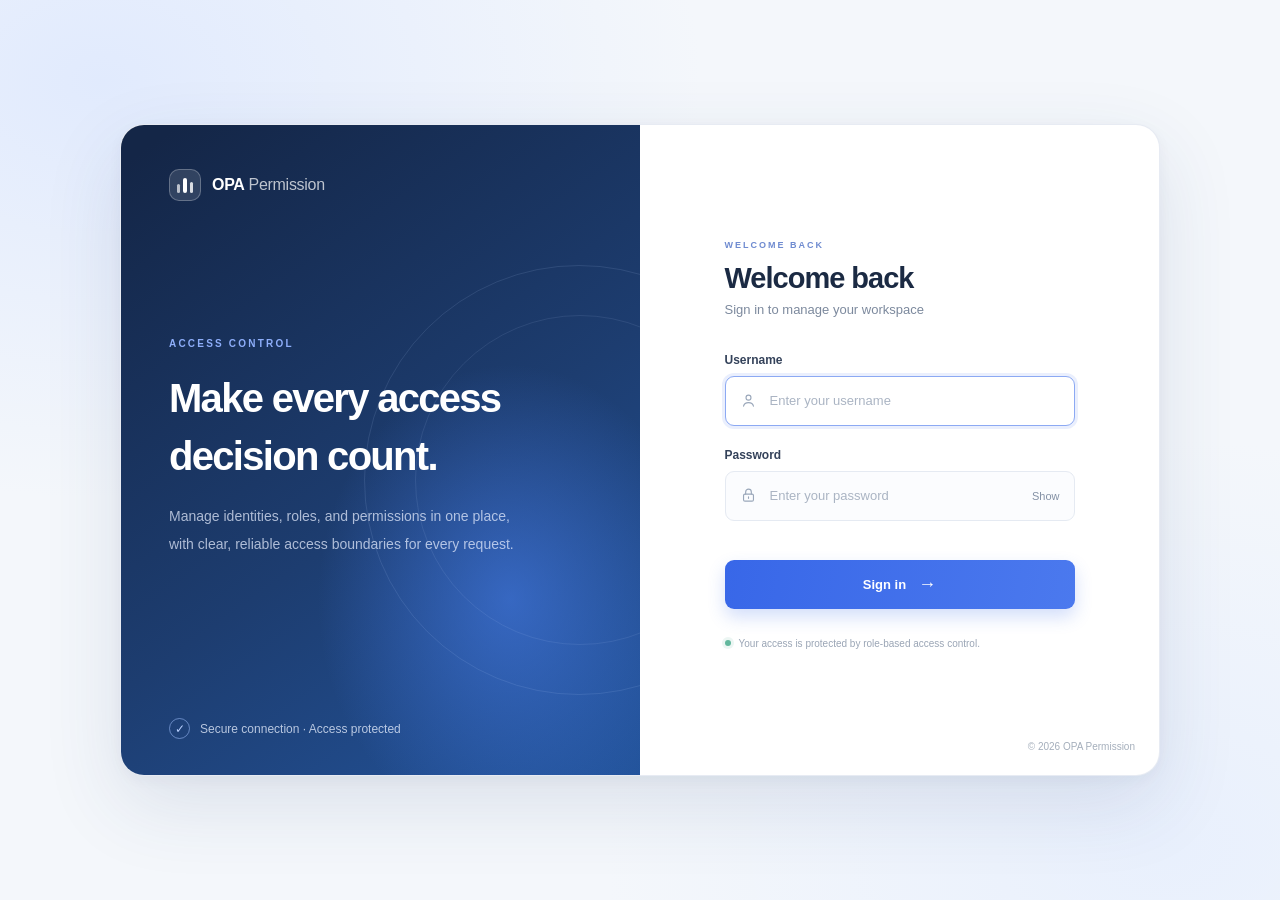
<file: frontend/index.html>
<!doctype html>
<html lang="en">
<head>
    <meta charset="UTF-8">
    <meta name="viewport" content="width=device-width, initial-scale=1">
    <meta name="theme-color" content="#f4f7fb">
    <title>Sign in · OPA Permission</title>
    <link rel="stylesheet" href="./styles.css">
    <script src="./app.js" defer></script>
</head>
<body>
<main class="page-shell">
    <section class="login-card" aria-labelledby="page-title">
        <div class="brand-panel">
            <a class="brand" href="#" aria-label="OPA Permission home">
                <span class="brand-mark" aria-hidden="true">
                    <span></span><span></span><span></span>
                </span>
                <span>OPA<span class="brand-light">Permission</span></span>
            </a>

            <div class="brand-copy">
                <span class="eyebrow">ACCESS CONTROL</span>
                <h1>Make every access<br>decision count.</h1>
                <p>Manage identities, roles, and permissions in one place,<br>
                    with clear, reliable access boundaries for every request.</p>
            </div>

            <div class="security-note">
                <span class="security-icon" aria-hidden="true">✓</span>
                <span>Secure connection · Access protected</span>
            </div>

            <div class="decor decor-one" aria-hidden="true"></div>
            <div class="decor decor-two" aria-hidden="true"></div>
        </div>

        <div class="form-panel">
            <div class="form-content">
                <div class="mobile-brand">
                    <span class="brand-mark" aria-hidden="true">
                        <span></span><span></span><span></span>
                    </span>
                    <span>OPA<span class="brand-light">Permission</span></span>
                </div>

                <div class="form-heading">
                    <span class="eyebrow">WELCOME BACK</span>
                    <h2 id="page-title">Welcome back</h2>
                    <p>Sign in to manage your workspace</p>
                </div>

                <form id="login-form" novalidate>
                    <label for="username">Username</label>
                    <div class="input-wrap">
                        <span class="input-icon" aria-hidden="true">
                            <svg viewBox="0 0 24 24" fill="none">
                                <circle cx="12" cy="8" r="3.5"></circle>
                                <path d="M5 20c.7-3.2 3.1-5 7-5s6.3 1.8 7 5"></path>
                            </svg>
                        </span>
                        <input id="username" name="username" type="text" placeholder="Enter your username"
                               autocomplete="username" required autofocus>
                    </div>

                    <div class="password-label">
                        <label for="password">Password</label>
                    </div>
                    <div class="input-wrap">
                        <span class="input-icon" aria-hidden="true">
                            <svg viewBox="0 0 24 24" fill="none">
                                <rect x="5" y="10" width="14" height="10" rx="2"></rect>
                                <path d="M8 10V7a4 4 0 0 1 8 0v3"></path>
                                <path d="M12 14v2"></path>
                            </svg>
                        </span>
                        <input id="password" name="password" type="password" placeholder="Enter your password"
                               autocomplete="current-password" required>
                        <button class="password-toggle" id="password-toggle" type="button"
                                aria-label="Show password" aria-pressed="false">Show</button>
                    </div>

                    <p class="form-message" id="form-message" role="status" aria-live="polite"></p>
                    <button class="submit-button" id="submit-button" type="submit">
                        <span class="button-label">Sign in</span>
                        <span class="button-arrow" aria-hidden="true">→</span>
                    </button>
                </form>

                <div class="form-footer">
                    <span class="footer-dot" aria-hidden="true"></span>
                    <span>Your access is protected by role-based access control.</span>
                </div>
            </div>
            <span class="copyright">© 2026 OPA Permission</span>
        </div>
    </section>
</main>
</body>
</html>
</file>
<file: frontend/styles.css>
:root {
    color-scheme: light;
    font-family: "Segoe UI", "Microsoft YaHei", sans-serif;
    color: #18253b;
    background: #f4f7fb;
    font-synthesis: none;
    text-rendering: optimizeLegibility;
    -webkit-font-smoothing: antialiased;
    --navy: #172b4d;
    --muted: #7c899d;
    --blue: #3867e8;
    --line: #e5eaf2;
}

* {
    box-sizing: border-box;
}

body {
    min-width: 320px;
    min-height: 100vh;
    margin: 0;
    background:
        radial-gradient(ellipse at 8% 9%, rgba(211, 225, 255, .58), transparent 36%),
        radial-gradient(ellipse at 91% 94%, rgba(220, 232, 255, .48), transparent 34%),
        #f4f7fb;
}

button,
input {
    font: inherit;
}

.page-shell {
    display: grid;
    min-height: 100vh;
    padding: 52px 24px;
    place-items: center;
}

.login-card {
    display: grid;
    width: min(100%, 1040px);
    min-height: 650px;
    overflow: hidden;
    grid-template-columns: 1fr 1fr;
    border: 1px solid rgba(225, 231, 241, .8);
    border-radius: 24px;
    background: #fff;
    box-shadow: 0 28px 80px rgba(41, 66, 112, .12), 0 4px 14px rgba(36, 54, 86, .04);
}

.brand-panel {
    position: relative;
    display: flex;
    min-height: 650px;
    overflow: hidden;
    flex-direction: column;
    justify-content: space-between;
    padding: 44px 48px 36px;
    color: #fff;
    background:
        radial-gradient(ellipse at 75% 73%, rgba(74, 131, 246, .55), transparent 35%),
        linear-gradient(145deg, #142647 4%, #1d3d70 56%, #23549c 100%);
}

.brand,
.mobile-brand {
    position: relative;
    z-index: 1;
    display: inline-flex;
    width: fit-content;
    align-items: center;
    gap: 11px;
    color: inherit;
    font-size: 16px;
    font-weight: 700;
    letter-spacing: -.3px;
    text-decoration: none;
}

.brand-light {
    margin-left: 4px;
    font-weight: 400;
    opacity: .72;
}

.brand-mark {
    display: inline-flex;
    width: 32px;
    height: 32px;
    align-items: flex-end;
    justify-content: center;
    gap: 3px;
    padding: 7px;
    border: 1px solid rgba(255, 255, 255, .25);
    border-radius: 10px;
    background: rgba(255, 255, 255, .12);
}

.brand-mark span {
    width: 4px;
    border-radius: 4px;
    background: #fff;
}

.brand-mark span:nth-child(1) {
    height: 9px;
    opacity: .68;
}

.brand-mark span:nth-child(2) {
    height: 15px;
}

.brand-mark span:nth-child(3) {
    height: 11px;
    opacity: .82;
}

.brand-copy {
    position: relative;
    z-index: 1;
    margin-top: -24px;
}

.eyebrow {
    display: block;
    color: #8eaefa;
    font-size: 10px;
    font-weight: 700;
    letter-spacing: 2.2px;
}

.brand-copy h1 {
    margin: 20px 0 17px;
    font-size: clamp(30px, 4vw, 40px);
    font-weight: 600;
    letter-spacing: -1.7px;
    line-height: 1.45;
}

.brand-copy p {
    margin: 0;
    color: rgba(232, 239, 255, .72);
    font-size: 14px;
    line-height: 2;
}

.security-note {
    position: relative;
    z-index: 1;
    display: flex;
    align-items: center;
    gap: 10px;
    color: rgba(233, 241, 255, .76);
    font-size: 12px;
}

.security-icon {
    display: grid;
    width: 21px;
    height: 21px;
    place-items: center;
    border: 1px solid rgba(161, 194, 255, .55);
    border-radius: 50%;
    color: #b9d0ff;
    font-size: 12px;
}

.decor {
    position: absolute;
    border: 1px solid rgba(191, 214, 255, .12);
    border-radius: 50%;
    pointer-events: none;
}

.decor-one {
    right: -154px;
    bottom: 80px;
    width: 430px;
    height: 430px;
}

.decor-two {
    right: -105px;
    bottom: 130px;
    width: 330px;
    height: 330px;
    border-color: rgba(191, 214, 255, .1);
}

.form-panel {
    position: relative;
    display: flex;
    min-height: 650px;
    align-items: center;
    justify-content: center;
    padding: 64px 66px 76px;
}

.form-content {
    width: 100%;
    max-width: 350px;
}

.mobile-brand {
    display: none;
    color: var(--navy);
}

.form-heading {
    margin-bottom: 36px;
}

.form-heading .eyebrow {
    color: #6f8bd0;
    font-size: 9px;
    letter-spacing: 2px;
}

.form-heading h2 {
    margin: 12px 0 7px;
    color: #1b2a43;
    font-size: 29px;
    font-weight: 600;
    letter-spacing: -1px;
}

.form-heading p {
    margin: 0;
    color: var(--muted);
    font-size: 13px;
}

#login-form label {
    display: block;
    margin-bottom: 9px;
    color: #34425a;
    font-size: 12px;
    font-weight: 600;
}

.password-label {
    display: flex;
    align-items: center;
    justify-content: space-between;
    margin-top: 22px;
}

.password-label label {
    margin-bottom: 9px;
}

.input-wrap {
    display: flex;
    height: 50px;
    align-items: center;
    gap: 11px;
    padding: 0 14px;
    border: 1px solid var(--line);
    border-radius: 9px;
    background: #fbfcfe;
    transition: border-color .18s ease, box-shadow .18s ease, background .18s ease;
}

.input-wrap:focus-within {
    border-color: #8ca9f3;
    background: #fff;
    box-shadow: 0 0 0 3px rgba(56, 103, 232, .1);
}

.input-icon {
    display: flex;
    width: 17px;
    flex: 0 0 17px;
    color: #9aa7ba;
}

.input-icon svg {
    width: 17px;
    height: 17px;
    stroke: currentColor;
    stroke-linecap: round;
    stroke-linejoin: round;
    stroke-width: 1.6;
}

.input-wrap input {
    width: 100%;
    min-width: 0;
    height: 100%;
    border: 0;
    outline: 0;
    color: #24334d;
    background: transparent;
    font-size: 13px;
}

.input-wrap input::placeholder {
    color: #aab4c3;
}

.password-toggle {
    padding: 4px 0 4px 8px;
    border: 0;
    color: #8491a5;
    background: transparent;
    cursor: pointer;
    font-size: 11px;
    white-space: nowrap;
}

.password-toggle:hover {
    color: var(--blue);
}

.form-message {
    min-height: 20px;
    margin: 11px 0 8px;
    color: #d34e58;
    font-size: 12px;
    line-height: 1.6;
}

.form-message.success {
    color: #258266;
}

.submit-button {
    display: flex;
    width: 100%;
    height: 49px;
    align-items: center;
    justify-content: center;
    gap: 12px;
    border: 0;
    border-radius: 9px;
    color: #fff;
    background: linear-gradient(100deg, #3867e8, #4b79ee);
    box-shadow: 0 8px 17px rgba(56, 103, 232, .22);
    cursor: pointer;
    font-size: 13px;
    font-weight: 600;
    transition: transform .18s ease, box-shadow .18s ease, opacity .18s ease;
}

.submit-button:hover:not(:disabled) {
    transform: translateY(-1px);
    box-shadow: 0 11px 22px rgba(56, 103, 232, .28);
}

.submit-button:focus-visible,
.password-toggle:focus-visible {
    outline: 3px solid rgba(56, 103, 232, .28);
    outline-offset: 3px;
}

.submit-button:disabled {
    cursor: wait;
    opacity: .72;
}

.button-arrow {
    font-size: 18px;
    font-weight: 400;
    line-height: 1;
}

.form-footer {
    display: flex;
    align-items: center;
    gap: 8px;
    margin-top: 29px;
    color: #9aa5b5;
    font-size: 10px;
}

.footer-dot {
    width: 6px;
    height: 6px;
    border-radius: 50%;
    background: #62b79d;
    box-shadow: 0 0 0 3px rgba(98, 183, 157, .12);
}

.copyright {
    position: absolute;
    right: 24px;
    bottom: 23px;
    color: #a4aebb;
    font-size: 10px;
}

@media (max-width: 760px) {
    .page-shell {
        padding: 24px 16px;
    }

    .login-card {
        width: min(100%, 470px);
        min-height: auto;
        grid-template-columns: 1fr;
        border-radius: 18px;
    }

    .brand-panel {
        display: none;
    }

    .form-panel {
        min-height: 590px;
        padding: 40px 32px 66px;
    }

    .mobile-brand {
        display: inline-flex;
        margin-bottom: 44px;
        font-size: 14px;
    }

    .mobile-brand .brand-mark {
        border-color: #e1e8f5;
        background: #f3f6fc;
    }

    .mobile-brand .brand-mark span {
        background: #416de0;
    }

    .form-heading {
        margin-bottom: 32px;
    }

    .copyright {
        right: 0;
        bottom: 23px;
        left: 0;
        text-align: center;
    }
}

@media (max-width: 380px) {
    .form-panel {
        padding-right: 22px;
        padding-left: 22px;
    }
}

@media (prefers-reduced-motion: reduce) {
    *,
    *::before,
    *::after {
        scroll-behavior: auto !important;
        transition-duration: .01ms !important;
    }
}
</file>
<file: frontend/dashboard.css>
:root {
    font-family: "Segoe UI", Arial, sans-serif;
    color: #1e2b42;
    background: #f5f7fb;
    font-synthesis: none;
    text-rendering: optimizeLegibility;
    -webkit-font-smoothing: antialiased;
    --navy: #172b4d;
    --muted: #8490a2;
    --blue: #416ee8;
    --line: #e9edf3;
}

* {
    box-sizing: border-box;
}

body {
    min-width: 320px;
    min-height: 100vh;
    margin: 0;
    background: #f5f7fb;
    font-size: 14px;
}

button {
    font: inherit;
}

.app-shell {
    display: flex;
    min-height: 100vh;
}

.sidebar {
    position: fixed;
    z-index: 5;
    display: flex;
    width: 276px;
    height: 100vh;
    flex-direction: column;
    padding: 27px 17px 18px;
    border-right: 1px solid #e8edf4;
    background: #fff;
}

.brand {
    display: inline-flex;
    width: fit-content;
    align-items: center;
    gap: 10px;
    margin: 1px 0 49px 8px;
    color: var(--navy);
    font-size: 19px;
    font-weight: 700;
    letter-spacing: -.3px;
    text-decoration: none;
}

.brand-light {
    margin-left: 4px;
    color: #8290a5;
    font-weight: 400;
}

.brand-mark {
    display: inline-flex;
    width: 31px;
    height: 31px;
    align-items: flex-end;
    justify-content: center;
    gap: 3px;
    padding: 7px;
    border-radius: 9px;
    background: #edf2ff;
}

.brand-mark span {
    width: 4px;
    border-radius: 4px;
    background: #456fe3;
}

.brand-mark span:nth-child(1) {
    height: 8px;
    opacity: .7;
}

.brand-mark span:nth-child(2) {
    height: 14px;
}

.brand-mark span:nth-child(3) {
    height: 10px;
    opacity: .82;
}

.main-nav {
    display: grid;
    min-height: 0;
    flex: 1;
    align-content: start;
    gap: 17px;
    overflow-y: auto;
    padding: 0 2px 8px 0;
}

.nav-group {
    display: grid;
    gap: 5px;
}

.nav-group-heading {
    margin: 0 0 3px 12px;
    color: #a1aabb;
    font-size: 12px;
    font-weight: 700;
    letter-spacing: 1.6px;
}

.nav-group-items {
    display: grid;
    gap: 3px;
}

.nav-item {
    display: flex;
    width: 100%;
    min-height: 44px;
    align-items: center;
    gap: 12px;
    padding: 0 12px;
    border: 0;
    border-radius: 8px;
    color: #758197;
    background: transparent;
    cursor: pointer;
    font-size: 15px;
    font-weight: 500;
    text-align: left;
    transition: color .16s ease, background .16s ease;
}

.nav-item:hover {
    color: #355fc9;
    background: #f5f7fc;
}

.nav-item.active {
    color: #315ed0;
    background: #edf2ff;
    font-weight: 600;
}

.nav-icon {
    display: grid;
    width: 30px;
    height: 30px;
    flex: 0 0 30px;
    place-items: center;
    border: 1px solid #e8edf5;
    border-radius: 7px;
    color: #8693a8;
    background: #fff;
    font-size: 11px;
    font-weight: 700;
    letter-spacing: -.3px;
}

.nav-item.active .nav-icon {
    border-color: #dbe5ff;
    color: #416ee8;
    background: #fff;
}

.sidebar-bottom {
    display: grid;
    gap: 16px;
    margin-top: auto;
    padding: 13px 9px 3px;
}

.secure-label {
    display: flex;
    align-items: center;
    gap: 8px;
    color: #8995a7;
    font-size: 13px;
}

.status-dot {
    display: inline-block;
    width: 7px;
    height: 7px;
    flex: 0 0 7px;
    border-radius: 50%;
    background: #4db493;
    box-shadow: 0 0 0 3px rgba(77, 180, 147, .12);
}

.logout-button {
    display: flex;
    align-items: center;
    gap: 8px;
    padding: 8px 0;
    border: 0;
    color: #8995a7;
    background: transparent;
    cursor: pointer;
    font-size: 14px;
    text-align: left;
}

.logout-button:hover {
    color: #d2515d;
}

.main-area {
    min-width: 0;
    min-height: 100vh;
    flex: 1;
    margin-left: 276px;
}

.topbar {
    display: flex;
    height: 70px;
    align-items: center;
    justify-content: space-between;
    padding: 0 42px;
    border-bottom: 1px solid #e9edf3;
    background: rgba(255, 255, 255, .9);
}

.breadcrumb {
    display: flex;
    align-items: center;
    gap: 10px;
    color: #9aa5b5;
    font-size: 14px;
}

.breadcrumb strong {
    color: #526078;
    font-weight: 600;
}

.breadcrumb-separator {
    color: #c2cad5;
}

.user-chip {
    display: flex;
    align-items: center;
    gap: 9px;
    color: #617087;
    font-size: 14px;
}

.avatar {
    display: grid;
    width: 34px;
    height: 34px;
    place-items: center;
    border: 1px solid #e0e8fa;
    border-radius: 50%;
    color: #4166c6;
    background: #edf2ff;
    font-size: 14px;
    font-weight: 600;
}

.mobile-menu-button {
    display: none;
}

.content-area {
    width: min(100%, 1140px);
    margin: 0 auto;
    padding: 55px 46px 30px;
}

.page-heading {
    margin-bottom: 28px;
}

.page-kicker {
    color: #7890c9;
    font-size: 12px;
    font-weight: 700;
    letter-spacing: 1.8px;
}

.page-heading h1 {
    margin: 12px 0 7px;
    color: #1d2b43;
    font-size: 31px;
    font-weight: 600;
    letter-spacing: -.7px;
}

.page-heading p {
    margin: 0;
    color: #8995a7;
    font-size: 15px;
    line-height: 1.7;
}

.feature-card {
    position: relative;
    display: flex;
    min-height: 235px;
    align-items: flex-start;
    gap: 19px;
    overflow: hidden;
    padding: 31px;
    border: 1px solid #e9edf4;
    border-radius: 13px;
    background: #fff;
    box-shadow: 0 5px 18px rgba(39, 60, 94, .035);
}

.feature-symbol {
    display: grid;
    width: 44px;
    height: 44px;
    flex: 0 0 44px;
    place-items: center;
    border: 1px solid #e0e8ff;
    border-radius: 12px;
    color: #416ee8;
    background: #f1f5ff;
    font-size: 14px;
    font-weight: 700;
}

.feature-copy {
    position: relative;
    z-index: 1;
    max-width: 520px;
    padding-top: 1px;
}

.feature-status {
    display: flex;
    align-items: center;
    gap: 8px;
    color: #8b97a9;
    font-size: 12px;
    font-weight: 600;
    letter-spacing: 1px;
}

.feature-copy h2 {
    margin: 18px 0 9px;
    color: #27354d;
    font-size: 21px;
    font-weight: 600;
}

.feature-copy p {
    max-width: 450px;
    margin: 0;
    color: #8793a6;
    font-size: 15px;
    line-height: 1.8;
}

.card-decoration {
    position: absolute;
    right: -64px;
    bottom: -150px;
    width: 310px;
    height: 310px;
    border: 1px solid #eff3fa;
    border-radius: 50%;
}

.card-decoration::after {
    position: absolute;
    top: 38px;
    left: 38px;
    width: 232px;
    height: 232px;
    border: 1px solid #f1f4f9;
    border-radius: 50%;
    content: "";
}

.info-row {
    display: flex;
    align-items: center;
    gap: 10px;
    margin-top: 18px;
    padding: 13px 15px;
    border: 1px solid #e8eef9;
    border-radius: 9px;
    background: #f8faff;
}

.info-icon {
    display: grid;
    width: 17px;
    height: 17px;
    flex: 0 0 17px;
    place-items: center;
    border: 1px solid #b8c9f4;
    border-radius: 50%;
    color: #6d88cd;
    font-size: 13px;
    font-weight: 600;
}

.info-row p {
    margin: 0;
    color: #78869d;
    font-size: 13px;
    line-height: 1.6;
}

.permission-test-panel[hidden],
.assign-role-panel[hidden],
.trino-query-panel[hidden],
.create-bucket-panel[hidden],
.create-datasource-panel[hidden],
.create-pipeline-panel[hidden],
.pipeline-decision-results[hidden],
.pipeline-account-result[hidden],
.attribute-dictionary-panel[hidden],
.resource-scope-panel[hidden],
#resource-attribute-resource-id-field[hidden],
.trino-resource-picker[hidden],
.policy-config-panel[hidden],
.policy-submission-result[hidden],
.policy-rule-form[hidden],
.policy-empty-editor[hidden],
.policy-row-filter-settings[hidden],
.policy-column-masking-settings[hidden],
.policy-static-data-editor[hidden],
.policy-attribute-catalogs[hidden],
.attribute-form[hidden],
.feature-card[hidden],
.info-row[hidden] {
    display: none;
}

.assign-role-panel,
.trino-query-panel,
.create-bucket-panel,
.create-datasource-panel,
.create-pipeline-panel {
    margin-top: 18px;
    padding: 23px;
    border: 1px solid #e9edf4;
    border-radius: 13px;
    background: #fff;
    box-shadow: 0 5px 18px rgba(39, 60, 94, .035);
}

.pipeline-form-grid,
.pipeline-decision-grid {
    display: grid;
    grid-template-columns: repeat(2, minmax(0, 1fr));
    gap: 14px;
}

#create-pipeline-form {
    display: grid;
    gap: 16px;
    margin-top: 20px;
}

.pipeline-decision-results {
    margin-top: 20px;
}

.pipeline-decision-card,
.pipeline-account-result {
    padding: 16px;
    border: 1px solid #e9edf4;
    border-radius: 10px;
    background: #fbfcfe;
}

.pipeline-decision-card h3,
.pipeline-account-result h3 {
    margin: 0 0 12px;
    color: #27364f;
    font-size: 16px;
}

.pipeline-decision-card p {
    margin: 8px 0;
    color: #64728a;
    font-size: 14px;
    line-height: 1.6;
    overflow-wrap: anywhere;
}

.pipeline-decision-card h4 {
    margin: 15px 0 7px;
    color: #52617a;
    font-size: 14px;
}

.pipeline-decision-card pre {
    max-height: 280px;
    margin: 0;
    padding: 12px;
    overflow: auto;
    border: 1px solid #e5eaf2;
    border-radius: 7px;
    background: #f5f7fb;
    color: #34445e;
    font: 14px/1.6 Consolas, "Courier New", monospace;
    white-space: pre-wrap;
    overflow-wrap: anywhere;
}

.pipeline-account-result {
    margin-top: 18px;
    border-color: #b8d7c3;
    background: #f5fbf7;
}

.pipeline-account-result code {
    color: #267345;
    font-size: 16px;
    font-weight: 600;
}

.trino-query-form {
    display: grid;
    gap: 14px;
    margin-top: 20px;
}

.trino-query-form textarea {
    min-height: 200px;
    font-family: Consolas, "Courier New", monospace;
    font-size: 15px;
    line-height: 1.5;
}

.trino-query-actions {
    display: flex;
    justify-content: flex-end;
}

.trino-query-status {
    margin: 14px 0 0;
    color: #78869d;
    font-size: 15px;
    line-height: 1.6;
}

.trino-query-results {
    margin-top: 4px;
}

.trino-query-table-wrap {
    max-height: 520px;
}

.assign-role-header {
    display: flex;
    align-items: center;
    justify-content: space-between;
    gap: 18px;
}

.assign-role-header h2 {
    margin: 0 0 6px;
    color: #27354d;
    font-size: 19px;
    font-weight: 600;
}

.assign-role-header p {
    margin: 0;
    color: #8793a6;
    font-size: 14px;
    line-height: 1.7;
}

#assign-role-form {
    display: grid;
    grid-template-columns: minmax(0, 1fr) minmax(0, 1fr) auto;
    align-items: end;
    gap: 13px;
    margin-top: 22px;
}

#create-bucket-form {
    display: grid;
    grid-template-columns: minmax(0, 1fr) auto;
    align-items: end;
    gap: 13px;
    margin-top: 22px;
}

.form-field {
    display: grid;
    gap: 7px;
    color: #64728a;
    font-size: 13px;
    font-weight: 600;
}

.form-field select {
    width: 100%;
    min-height: 40px;
    padding: 0 10px;
    border: 1px solid #dfe5ef;
    border-radius: 7px;
    color: #40506a;
    background: #fff;
    font: inherit;
    font-size: 14px;
    font-weight: 400;
}

.form-field select:disabled {
    color: #9aa5b5;
    background: #f7f8fb;
}

.assign-role-status {
    min-height: 17px;
    margin: 15px 0 0;
    color: #78869d;
    font-size: 13px;
    line-height: 1.6;
}

.permission-test-panel {
    margin-top: 18px;
    padding: 23px;
    border: 1px solid #e9edf4;
    border-radius: 13px;
    background: #fff;
    box-shadow: 0 5px 18px rgba(39, 60, 94, .035);
}

.permission-test-header {
    display: flex;
    align-items: center;
    justify-content: space-between;
    gap: 18px;
}

.permission-test-header h2 {
    margin: 0 0 6px;
    color: #27354d;
    font-size: 19px;
    font-weight: 600;
}

.permission-test-header p,
.permission-test-note {
    margin: 0;
    color: #8793a6;
    font-size: 14px;
    line-height: 1.7;
}

.permission-test-note {
    margin-top: 16px;
    padding: 11px 13px;
    border: 1px solid #e8eef9;
    border-radius: 8px;
    background: #f8faff;
}

.permission-test-list {
    display: grid;
    margin-top: 14px;
}

.permission-test-row {
    display: grid;
    grid-template-columns: minmax(0, 1fr) 120px 70px;
    align-items: center;
    gap: 15px;
    padding: 13px 0;
    border-bottom: 1px solid #edf0f5;
}

.permission-test-endpoint {
    display: grid;
    gap: 5px;
    min-width: 0;
}

.permission-test-endpoint strong {
    color: #40506a;
    font-size: 14px;
    font-weight: 600;
}

.permission-test-endpoint code {
    overflow-wrap: anywhere;
    color: #8290a5;
    font-size: 13px;
}

.permission-test-result {
    color: #8995a7;
    font-size: 13px;
    font-weight: 600;
}

.permission-test-result.is-allowed {
    color: #16835f;
}

.permission-test-result.is-denied {
    color: #c14956;
}

.permission-test-result.is-error {
    color: #bd781b;
}

.permission-test-result.is-pending {
    color: #416ee8;
}

.primary-button,
.secondary-button {
    min-height: 38px;
    padding: 0 14px;
    border: 1px solid transparent;
    border-radius: 7px;
    cursor: pointer;
    font-size: 14px;
    font-weight: 600;
    transition: background .16s ease, border-color .16s ease;
}

.primary-button {
    color: #fff;
    background: #416ee8;
}

.primary-button:hover:not(:disabled) {
    background: #315fcf;
}

.secondary-button {
    color: #4166c6;
    border-color: #dce5fa;
    background: #f7f9ff;
}

.secondary-button:hover:not(:disabled) {
    border-color: #b9c9ee;
    background: #edf2ff;
}

.primary-button:disabled,
.secondary-button:disabled {
    cursor: wait;
    opacity: .65;
}

.permission-test-summary {
    min-height: 17px;
    margin: 14px 0 0;
    color: #78869d;
    font-size: 13px;
    line-height: 1.6;
}

.attribute-dictionary-panel {
    margin-top: 18px;
    padding: 23px;
    border: 1px solid #e9edf4;
    border-radius: 13px;
    background: #fff;
    box-shadow: 0 5px 18px rgba(39, 60, 94, .035);
}

.policy-config-panel {
    margin-top: 18px;
    padding: 23px;
    border: 1px solid #e9edf4;
    border-radius: 13px;
    background: #fff;
    box-shadow: 0 5px 18px rgba(39, 60, 94, .035);
}

.published-policy-list {
    display: grid;
    gap: 14px;
    margin-top: 16px;
}

.published-policy-card {
    padding: 17px;
    border: 1px solid #e5eaf2;
    border-radius: 10px;
    background: #fbfcfe;
}

.published-policy-card-header,
.published-policy-rule-header {
    display: flex;
    align-items: flex-start;
    justify-content: space-between;
    gap: 12px;
}

.published-policy-actions {
    display: flex;
    flex: 0 0 auto;
    align-items: center;
    gap: 8px;
}

.published-policy-preview-dialog {
    width: min(820px, calc(100vw - 32px));
    max-height: min(82vh, 760px);
    padding: 0;
    overflow: hidden;
    border: 1px solid #dfe5ef;
    border-radius: 12px;
    color: #34445d;
    background: #fff;
    box-shadow: 0 20px 60px rgba(27, 40, 62, .2);
}

.published-policy-preview-dialog::backdrop {
    background: rgba(25, 37, 57, .42);
}

.published-policy-preview-content {
    padding: 20px;
}

.published-policy-preview-header {
    display: flex;
    align-items: center;
    justify-content: space-between;
    gap: 12px;
    margin-bottom: 14px;
}

.published-policy-preview-header h2 {
    margin: 0;
    color: #27344a;
    font-size: 19px;
}

.published-policy-preview-status {
    margin: 0 0 9px;
    color: #78869d;
    font-size: 13px;
}

.published-policy-preview-config {
    max-height: calc(82vh - 90px);
    margin: 0;
    padding: 14px;
    overflow: auto;
    border-radius: 8px;
    color: #4a5870;
    background: #f5f7fb;
    font: 14px/1.6 Consolas, "Courier New", monospace;
    white-space: pre-wrap;
    overflow-wrap: anywhere;
}

.published-policy-delete {
    color: #b24646;
    border-color: #f0d7d7;
    background: #fff8f8;
}

.published-policy-delete:hover:not(:disabled) {
    border-color: #e7bcbc;
    background: #fff0f0;
}

.published-policy-card-header h3,
.published-policy-section h4 {
    margin: 0;
    color: #27344a;
    font-size: 16px;
}

.published-policy-state {
    flex: 0 0 auto;
    padding: 4px 8px;
    border-radius: 999px;
    color: #23734d;
    background: #e8f6ee;
    font-size: 12px;
    font-weight: 700;
}

.published-policy-state.is-disabled {
    color: #7b8493;
    background: #edf0f4;
}

.published-policy-meta,
.published-policy-description {
    margin: 7px 0 0;
    color: #78869d;
    font-size: 13px;
    line-height: 1.6;
    overflow-wrap: anywhere;
}

.published-policy-section {
    margin-top: 16px;
}

.published-policy-binding-section {
    padding: 13px;
    border: 1px solid #cfe0f5;
    border-radius: 9px;
    background: #f3f8ff;
}

.published-policy-binding-section h4 {
    color: #245b98;
    font-size: 15px;
}

.published-policy-bindings {
    display: grid;
    gap: 9px;
    margin: 10px 0 0;
    padding: 0;
    list-style: none;
}

.published-policy-binding-section .published-policy-bindings li {
    display: grid;
    gap: 4px;
    padding: 11px 12px;
    border: 1px solid #d8e5f4;
    border-left: 4px solid #4285d4;
    border-radius: 8px;
    background: #fff;
    color: #5d6e85;
    font-size: 14px;
}

.published-policy-binding-resource {
    color: #1e3a5f;
    font-size: 15px;
    line-height: 1.5;
    overflow-wrap: anywhere;
}

.published-policy-binding-meta {
    color: #718198;
    font-size: 13px;
    overflow-wrap: anywhere;
}

.published-policy-binding-details {
    color: #536780;
    font-size: 13px;
    line-height: 1.5;
    overflow-wrap: anywhere;
}

.published-policy-rule-section {
    padding: 13px;
    border: 1px solid #d8def1;
    border-radius: 9px;
    background: #f6f7ff;
}

.published-policy-rule-section h4 {
    color: #3d4f96;
    font-size: 15px;
}

.published-policy-rule-header strong {
    color: #34425b;
}

.published-policy-rules {
    display: grid;
    gap: 10px;
    margin-top: 10px;
}

.published-policy-rule {
    min-width: 0;
    padding: 12px;
    border: 1px solid #dce1f0;
    border-left: 4px solid #6878cf;
    border-radius: 8px;
    background: #fff;
    box-shadow: 0 2px 6px rgba(48, 62, 117, .045);
}

.published-policy-rule-header {
    align-items: center;
    color: #78869d;
    font-size: 13px;
}

.published-policy-rule-name {
    min-width: 0;
    color: #28375e;
    font-size: 15px;
    overflow-wrap: anywhere;
}

.published-policy-rule-effect {
    flex: 0 0 auto;
    padding: 4px 8px;
    border: 1px solid #d8e1ff;
    border-radius: 999px;
    color: #3b56a0;
    background: #edf1ff;
    font-size: 12px;
    font-weight: 700;
}

.published-policy-rule-effect.is-disabled {
    border-color: #e0e4ea;
    color: #737d8c;
    background: #f0f2f5;
}

.published-policy-condition {
    max-height: 180px;
    margin: 8px 0 0;
    padding: 10px;
    overflow: auto;
    border: 1px solid #e1e6f0;
    border-radius: 7px;
    color: #4a5870;
    background: #f7f8fc;
    font: 14px/1.6 Consolas, "Courier New", monospace;
    white-space: pre-wrap;
    overflow-wrap: anywhere;
}

.published-policy-expression {
    margin-top: 12px;
    padding: 11px 12px;
    border: 1px solid #c8dcf5;
    border-left: 4px solid #3478c5;
    border-radius: 7px;
    background: #f0f6ff;
}

.published-policy-expression-label {
    display: block;
    margin-bottom: 6px;
    color: #245b98;
    font-size: 13px;
    font-weight: 700;
    letter-spacing: .04em;
    text-transform: uppercase;
}

.published-policy-expression-value {
    max-height: 180px;
    margin: 0;
    overflow: auto;
    color: #1d3554;
    font: 15px/1.6 Consolas, "Courier New", monospace;
    white-space: pre-wrap;
    overflow-wrap: anywhere;
}

.published-policy-empty {
    margin: 0;
    padding: 16px;
    color: #78869d;
    font-size: 14px;
}

.policy-step-panel {
    margin-top: 17px;
    padding: 17px;
    border: 1px solid #e9edf4;
    border-radius: 9px;
    background: #fff;
}

.policy-step-heading {
    display: flex;
    align-items: flex-start;
    gap: 12px;
    margin-bottom: 15px;
}

.policy-output-heading {
    margin: 20px 0 0;
}

.policy-step-number {
    display: inline-flex;
    flex: 0 0 28px;
    align-items: center;
    justify-content: center;
    width: 28px;
    height: 28px;
    border-radius: 50%;
    color: #fff;
    background: #416ee8;
    font-size: 14px;
    font-weight: 700;
}

.policy-step-heading h3 {
    margin: 1px 0 5px;
    color: #34445d;
    font-size: 16px;
    font-weight: 650;
}

.policy-step-heading p,
.policy-decision-note,
.policy-decision-settings p,
.policy-catalog-note {
    margin: 0;
    color: #8793a6;
    font-size: 13px;
    line-height: 1.65;
}

.policy-config-meta.policy-config-meta-compact {
    grid-template-columns: minmax(200px, 1fr);
}

.policy-resource-picker {
    display: grid;
    grid-template-columns: minmax(0, 1fr) auto;
    align-items: end;
    gap: 11px;
}

.policy-resource-picker .form-field {
    min-width: 0;
}

.policy-resource-selection {
    display: flex;
    flex-direction: column;
    gap: 5px;
    margin-top: 10px;
    padding: 11px 13px;
    border: 1px solid #e9edf4;
    border-radius: 7px;
    color: #718099;
    background: #f9fbfe;
    font-size: 13px;
    overflow-wrap: anywhere;
}

.policy-resource-selection strong {
    color: #34445d;
    font-size: 14px;
}

.policy-attribute-catalogs {
    display: grid;
    grid-template-columns: repeat(2, minmax(0, 1fr));
    gap: 12px;
    margin-top: 13px;
}

.policy-attribute-catalog {
    min-width: 0;
    padding: 12px;
    border: 1px solid #edf0f5;
    border-radius: 7px;
    background: #fff;
}

.policy-attribute-catalog h4,
.policy-decision-settings h4,
.policy-data-preview-panel h4 {
    margin: 0 0 9px;
    color: #34445d;
    font-size: 14px;
    font-weight: 650;
}

.policy-attribute-chip-list {
    display: flex;
    flex-wrap: wrap;
    gap: 6px;
}

.policy-attribute-chip {
    display: inline-flex;
    align-items: center;
    padding: 5px 8px;
    border: 1px solid #e6ebf4;
    border-radius: 14px;
    color: #52617a;
    background: #f8faff;
    font-size: 12px;
}

.policy-catalog-empty {
    margin: 0;
    color: #9aa5b5;
    font-size: 13px;
}

.policy-catalog-note {
    margin-top: 9px;
}

.policy-toggle-field {
    display: inline-flex;
    align-items: center;
    gap: 8px;
    color: #52617a;
    font-size: 13px;
    font-weight: 600;
}

.policy-toggle-field input {
    accent-color: #416ee8;
}

.policy-decision-note {
    margin: -4px 0 12px;
    padding: 9px 11px;
    border-left: 3px solid #87a3ee;
    background: #f6f8ff;
}

.policy-decision-settings {
    margin-top: 14px;
    padding: 13px;
    border: 1px solid #e9edf4;
    border-radius: 8px;
    background: #fbfcfe;
}

.policy-decision-settings .policy-rule-fields {
    margin-top: 12px;
}

.policy-static-data-editor {
    display: flex;
    flex-direction: column;
    gap: 7px;
    margin-top: 12px;
}

.policy-static-data-editor textarea {
    width: 100%;
    padding: 10px;
    border: 1px solid #e4e9f1;
    border-radius: 6px;
    color: #34445d;
    font-family: Consolas, "Courier New", monospace;
    font-size: 13px;
    resize: vertical;
}

.policy-data-preview-panel {
    margin-top: 15px;
}

.policy-config-header,
.policy-section-header,
.policy-condition-header,
.policy-editor-actions {
    display: flex;
    align-items: center;
    justify-content: space-between;
    gap: 12px;
}

.policy-config-header h2 {
    margin: 0 0 6px;
    color: #27354d;
    font-size: 19px;
    font-weight: 600;
}

.policy-config-header p,
.policy-section-header p,
.policy-condition-header p {
    margin: 0;
    color: #8793a6;
    font-size: 14px;
    line-height: 1.7;
}

.policy-config-actions {
    display: flex;
    flex-wrap: wrap;
    justify-content: flex-end;
    gap: 9px;
}

.policy-config-notice {
    margin: 18px 0;
    padding: 11px 13px;
    border: 1px solid #f1dfb8;
    border-radius: 7px;
    color: #806433;
    background: #fffaf0;
    font-size: 13px;
    line-height: 1.6;
}

.policy-submission-result {
    margin: 18px 0;
    padding: 16px;
    border: 1px solid #cfe8d8;
    border-radius: 9px;
    background: #f5fbf7;
}

.policy-submission-result-heading {
    display: flex;
    align-items: center;
    justify-content: space-between;
    gap: 12px;
}

.policy-submission-result-heading h3,
.policy-submission-result-rules h4 {
    margin: 0;
    color: #285d43;
    font-size: 16px;
}

.policy-submission-result-heading span {
    padding: 4px 8px;
    border-radius: 999px;
    color: #23734d;
    background: #e2f4e9;
    font-size: 12px;
    font-weight: 700;
}

.policy-submission-result-details {
    display: grid;
    grid-template-columns: repeat(4, minmax(0, 1fr));
    gap: 9px;
    margin-top: 13px;
}

.policy-submission-result-detail {
    display: flex;
    min-width: 0;
    flex-direction: column;
    gap: 5px;
    padding: 9px 10px;
    border: 1px solid #e3f0e7;
    border-radius: 7px;
    background: #fff;
}

.policy-submission-result-detail span {
    color: #788a7e;
    font-size: 12px;
    font-weight: 600;
    text-transform: uppercase;
}

.policy-submission-result-detail strong,
.policy-submission-result-rules li span {
    color: #34445d;
    font-size: 13px;
    overflow-wrap: anywhere;
}

.policy-submission-result-rules {
    margin-top: 14px;
}

.policy-submission-result-rules ul {
    display: grid;
    gap: 6px;
    margin: 8px 0 0;
    padding: 0;
    list-style: none;
}

.policy-submission-result-rules li {
    display: flex;
    flex-wrap: wrap;
    justify-content: space-between;
    gap: 5px 12px;
    padding: 8px 10px;
    border-radius: 6px;
    background: #fff;
}

.policy-submission-result-rules li strong {
    color: #34445d;
    font-size: 13px;
    overflow-wrap: anywhere;
}

.policy-config-meta {
    display: grid;
    grid-template-columns: minmax(180px, 1fr) minmax(240px, 1.3fr) minmax(190px, .8fr);
    gap: 13px;
}

.policy-config-summary {
    display: grid;
    grid-template-columns: repeat(4, minmax(0, 1fr));
    gap: 10px;
    margin-top: 17px;
}

.policy-summary-card {
    display: flex;
    flex-direction: column;
    gap: 6px;
    padding: 12px 14px;
    border: 1px solid #edf0f5;
    border-radius: 8px;
    background: #fbfcfe;
}

.policy-summary-card span {
    color: #8995a7;
    font-size: 12px;
    font-weight: 600;
    text-transform: uppercase;
}

.policy-summary-card strong {
    color: #34445d;
    font-size: 19px;
    font-weight: 650;
}

.policy-rule-workspace {
    display: grid;
    grid-template-columns: minmax(220px, .75fr) minmax(0, 1.8fr);
    gap: 15px;
    margin-top: 20px;
}

.policy-rule-list-panel,
.policy-rule-editor-panel,
.policy-validation-panel,
.policy-rego-panel {
    min-width: 0;
    padding: 16px;
    border: 1px solid #e9edf4;
    border-radius: 9px;
    background: #fff;
}

.policy-section-header {
    margin-bottom: 12px;
}

.policy-section-header h3 {
    margin: 0 0 5px;
    color: #34445d;
    font-size: 15px;
    font-weight: 650;
}

.policy-rule-list {
    display: grid;
    gap: 8px;
}

.policy-rule-card {
    display: flex;
    flex-direction: column;
    gap: 5px;
    width: 100%;
    padding: 12px;
    border: 1px solid #e9edf4;
    border-radius: 8px;
    color: #52617a;
    background: #fff;
    cursor: pointer;
    text-align: left;
}

.policy-rule-card:hover,
.policy-rule-card[aria-pressed="true"] {
    border-color: #b7c8f3;
    background: #f6f8ff;
}

.policy-rule-card strong {
    color: #34445d;
    font-size: 14px;
}

.policy-rule-code,
.policy-rule-meta {
    color: #8995a7;
    font-size: 12px;
    overflow-wrap: anywhere;
}

.policy-rule-code {
    font-family: Consolas, "Courier New", monospace;
}

.policy-rule-empty,
.policy-empty-editor {
    display: flex;
    flex-direction: column;
    gap: 8px;
    padding: 24px 12px;
    color: #8995a7;
    font-size: 13px;
    line-height: 1.6;
    text-align: center;
}

.policy-empty-editor {
    min-height: 170px;
    align-items: center;
    justify-content: center;
}

.policy-empty-editor strong {
    color: #52617a;
    font-size: 15px;
}

.policy-rule-fields {
    display: grid;
    grid-template-columns: repeat(2, minmax(0, 1fr));
    gap: 12px;
    margin-top: 15px;
}

.policy-enabled-field {
    display: flex;
    align-items: center;
    align-self: end;
    gap: 8px;
    min-height: 37px;
    color: #64728a;
    font-size: 13px;
    font-weight: 600;
}

.policy-enabled-field input {
    accent-color: #416ee8;
}

.policy-condition-header {
    margin-top: 19px;
    padding-top: 15px;
    border-top: 1px solid #edf0f5;
}

.policy-condition-header h4 {
    margin: 0 0 5px;
    color: #34445d;
    font-size: 14px;
}

.policy-condition-list {
    display: grid;
    gap: 9px;
    margin-top: 11px;
}

.policy-condition-row {
    display: grid;
    grid-template-columns: minmax(105px, .7fr) minmax(155px, 1.2fr)
        minmax(115px, .8fr) minmax(130px, .9fr) minmax(150px, 1.2fr)
        minmax(150px, 1.2fr) auto;
    align-items: end;
    gap: 9px;
    padding: 11px;
    border: 1px solid #edf0f5;
    border-radius: 8px;
    background: #fbfcfe;
}

.policy-condition-row .form-field {
    min-width: 0;
}

.policy-remove-condition {
    min-height: 37px;
}

.policy-editor-actions {
    justify-content: flex-start;
    margin-top: 14px;
}

.policy-output-grid {
    display: grid;
    grid-template-columns: minmax(220px, .8fr) minmax(0, 1.5fr);
    gap: 15px;
    margin-top: 18px;
}

.policy-validation-list {
    display: grid;
    gap: 8px;
    margin: 0;
    padding: 0;
    list-style: none;
}

.policy-validation-list li {
    padding: 8px 10px;
    border-radius: 6px;
    font-size: 13px;
    line-height: 1.5;
    overflow-wrap: anywhere;
}

.policy-validation-list .is-success {
    color: #287452;
    background: #eef9f3;
}

.policy-validation-list .is-error {
    color: #a44d4d;
    background: #fff2f1;
}

.policy-validation-list .is-neutral {
    color: #77859a;
    background: #f5f7fa;
}

.policy-rego-code {
    max-height: 420px;
    overflow: auto;
    margin: 0;
    padding: 14px;
    border: 1px solid #e8edf5;
    border-radius: 7px;
    color: #d7e3ff;
    background: #17243a;
    font: 13px/1.65 Consolas, "Courier New", monospace;
    white-space: pre;
}

.attribute-dictionary-header,
.attribute-toolbar,
.attribute-form-actions {
    display: flex;
    align-items: center;
    justify-content: space-between;
    gap: 12px;
}

.attribute-dictionary-header h2,
.attribute-form h3 {
    margin: 0 0 6px;
    color: #27354d;
    font-size: 19px;
    font-weight: 600;
}

.attribute-dictionary-header p {
    margin: 0;
    color: #8793a6;
    font-size: 14px;
    line-height: 1.7;
}

.attribute-template-tabs {
    display: flex;
    gap: 5px;
    margin-top: 21px;
    border-bottom: 1px solid #e9edf3;
}

.attribute-template-tab {
    min-height: 39px;
    padding: 0 14px;
    border: 0;
    border-bottom: 2px solid transparent;
    color: #758197;
    background: transparent;
    cursor: pointer;
    font-size: 14px;
    font-weight: 500;
}

.attribute-template-tab:hover,
.attribute-template-tab.active {
    color: #315ed0;
}

.attribute-template-tab.active {
    border-bottom-color: #416ee8;
    font-weight: 600;
}

.attribute-template-tab:focus-visible {
    outline: 3px solid rgba(65, 110, 232, .2);
    outline-offset: -3px;
}

.attribute-template-content {
    padding-top: 19px;
}

.attribute-template-content h3 {
    margin: 0 0 7px;
    color: #34445d;
    font-size: 15px;
    font-weight: 600;
}

.attribute-template-content p {
    margin: 0;
    color: #8793a6;
    font-size: 14px;
    line-height: 1.7;
}

.template-list-toolbar {
    justify-content: flex-end;
    margin-top: 14px;
}

.attribute-template-detail {
    margin-top: 20px;
    padding: 16px;
    border: 1px solid #e8edf5;
    border-radius: 9px;
    background: #fbfcfe;
}

.attribute-template-detail-header {
    display: flex;
    align-items: center;
    justify-content: space-between;
    gap: 12px;
}

.attribute-template-detail-header h4 {
    margin: 0;
    color: #34445d;
    font-size: 15px;
}

.attribute-template-detail-grid {
    display: grid;
    grid-template-columns: minmax(110px, .35fr) minmax(0, 1fr);
    gap: 9px 16px;
    margin: 14px 0 0;
    font-size: 14px;
}

.attribute-template-detail-grid dt {
    color: #8995a7;
    font-weight: 600;
}

.attribute-template-detail-grid dd {
    min-width: 0;
    margin: 0;
    color: #596880;
    overflow-wrap: anywhere;
}

.attribute-template-detail-grid dd.is-multiline {
    white-space: pre-wrap;
}

.resource-scope-tabs {
    display: flex;
    gap: 5px;
    margin-top: 21px;
    border-bottom: 1px solid #e9edf3;
}

.resource-scope-tab {
    min-height: 39px;
    padding: 0 14px;
    border: 0;
    border-bottom: 2px solid transparent;
    color: #758197;
    background: transparent;
    cursor: pointer;
    font-size: 14px;
    font-weight: 500;
}

.resource-scope-tab:hover,
.resource-scope-tab.active {
    color: #315ed0;
}

.resource-scope-tab.active {
    border-bottom-color: #416ee8;
    font-weight: 600;
}

.resource-scope-tab:focus-visible {
    outline: 3px solid rgba(65, 110, 232, .2);
    outline-offset: -3px;
}

.resource-list-toolbar {
    margin-top: 14px;
}

.resource-values-header {
    margin-top: 25px;
    padding-top: 22px;
    border-top: 1px solid #e9edf3;
}

.attribute-toolbar {
    justify-content: flex-end;
}

.attribute-toolbar .form-field {
    min-width: 150px;
}

.form-field input,
.form-field textarea {
    width: 100%;
    min-height: 40px;
    padding: 9px 10px;
    border: 1px solid #dfe5ef;
    border-radius: 7px;
    color: #40506a;
    background: #fff;
    font: inherit;
    font-size: 14px;
    font-weight: 400;
}

.form-field textarea {
    resize: vertical;
}

.form-field input:focus,
.form-field select:focus,
.form-field textarea:focus {
    border-color: #9db4f2;
    outline: 3px solid rgba(65, 110, 232, .12);
}

.attribute-form {
    margin-top: 21px;
    padding: 18px;
    border: 1px solid #e8eef9;
    border-radius: 9px;
    background: #f9faff;
}

.attribute-form-grid {
    display: grid;
    grid-template-columns: repeat(3, minmax(0, 1fr));
    gap: 14px;
    margin-top: 15px;
}

.trino-resource-picker {
    margin-top: 14px;
    padding: 14px;
    border: 1px solid #e1e8f4;
    border-radius: 8px;
    background: #fff;
}

.trino-resource-picker-header {
    display: flex;
    align-items: center;
    justify-content: space-between;
    gap: 12px;
}

.trino-resource-picker-header p {
    margin: 0;
    color: #64728a;
    font-size: 14px;
}

.trino-resource-tree {
    max-height: 430px;
    margin-top: 12px;
    padding: 10px;
    overflow: auto;
    border: 1px solid #edf0f5;
    border-radius: 6px;
    color: #40506a;
    font-size: 14px;
}

.trino-resource-tree-list {
    display: grid;
    gap: 5px;
    margin: 0;
    padding-left: 18px;
    list-style: none;
}

.trino-resource-tree-node {
    min-width: 0;
}

.trino-resource-tree-choice {
    display: inline-flex;
    align-items: center;
    gap: 7px;
    min-height: 26px;
    overflow-wrap: anywhere;
    cursor: pointer;
}

.trino-resource-tree-choice input {
    flex: 0 0 auto;
    accent-color: #416ee8;
}

.trino-resource-tree-children {
    margin-left: 12px;
}

.trino-resource-tree-children summary {
    width: fit-content;
    color: #8995a7;
    cursor: pointer;
    font-size: 12px;
}

.attribute-checkbox-field {
    display: flex;
    align-items: center;
    align-self: end;
    gap: 8px;
    min-height: 37px;
    color: #64728a;
    font-size: 13px;
    font-weight: 600;
}

.attribute-checkbox-field input {
    accent-color: #416ee8;
}

.attribute-description-field {
    grid-column: 1 / -1;
}

.attribute-form-actions {
    justify-content: flex-start;
    margin-top: 15px;
}

.attribute-table-wrap {
    overflow-x: auto;
    margin-top: 20px;
}

.attribute-table {
    width: 100%;
    border-collapse: collapse;
    text-align: left;
}

.attribute-table th,
.attribute-table td {
    padding: 12px 10px;
    border-bottom: 1px solid #edf0f5;
    color: #596880;
    font-size: 14px;
    vertical-align: middle;
}

.attribute-table th {
    color: #8995a7;
    font-size: 12px;
    font-weight: 700;
    letter-spacing: .5px;
    text-transform: uppercase;
}

.attribute-table td:first-child {
    color: #34445d;
    font-weight: 600;
}

.attribute-table-actions {
    display: flex;
    justify-content: flex-end;
    gap: 7px;
}

.attribute-table-actions .secondary-button {
    min-height: 30px;
}

.attribute-empty-state {
    padding: 24px 10px !important;
    color: #8995a7 !important;
    font-weight: 400 !important;
    text-align: center;
}

.attribute-status {
    min-height: 17px;
    margin: 14px 0 0;
    color: #78869d;
    font-size: 13px;
    line-height: 1.6;
}

.visually-hidden {
    position: absolute;
    width: 1px;
    height: 1px;
    overflow: hidden;
    clip: rect(0, 0, 0, 0);
    white-space: nowrap;
    clip-path: inset(50%);
}

.page-footer {
    margin-top: 55px;
    color: #a3adbb;
    font-size: 12px;
}

.page-footer span {
    padding: 0 4px;
}

@media (max-width: 760px) {
    .sidebar {
        width: min(280px, calc(100vw - 52px));
        box-shadow: 18px 0 40px rgba(23, 43, 77, .12);
        transform: translateX(-110%);
        transition: transform .2s ease;
    }

    .sidebar.open {
        transform: translateX(0);
    }

    .main-area {
        margin-left: 0;
    }

    .topbar {
        height: 62px;
        gap: 13px;
        padding: 0 18px;
    }

    .mobile-menu-button {
        display: inline-flex;
        width: 30px;
        height: 30px;
        align-items: center;
        justify-content: center;
        border: 0;
        border-radius: 7px;
        color: #5d6c83;
        background: transparent;
        cursor: pointer;
        font-size: 21px;
    }

    .breadcrumb {
        flex: 1;
        gap: 7px;
        font-size: 13px;
    }

    .user-name {
        display: none;
    }

    .content-area {
        padding: 37px 20px 25px;
    }

    .page-heading h1 {
        font-size: 27px;
    }

    .feature-card {
        min-height: 220px;
        gap: 14px;
        padding: 23px 19px;
    }

    .feature-symbol {
        width: 39px;
        height: 39px;
        flex-basis: 39px;
    }

    .permission-test-panel {
        padding: 18px;
    }

    .attribute-dictionary-panel {
        padding: 18px;
    }

    .policy-config-panel {
        padding: 18px;
    }

    .policy-config-header,
    .policy-section-header,
    .policy-condition-header {
        align-items: flex-start;
        flex-direction: column;
    }

    .policy-config-actions {
        justify-content: flex-start;
    }

    .policy-config-meta,
    .policy-config-meta.policy-config-meta-compact,
    .policy-rule-workspace,
    .policy-output-grid,
    .policy-attribute-catalogs,
    .policy-resource-picker {
        grid-template-columns: 1fr;
    }

    .policy-config-summary {
        grid-template-columns: repeat(2, minmax(0, 1fr));
    }

    .policy-submission-result-details {
        grid-template-columns: repeat(2, minmax(0, 1fr));
    }

    .policy-rule-fields,
    .policy-condition-row {
        grid-template-columns: 1fr;
    }

    .policy-remove-condition {
        justify-self: start;
    }

    .attribute-dictionary-header,
    .attribute-toolbar {
        align-items: stretch;
        flex-direction: column;
    }

    .attribute-toolbar .form-field {
        min-width: 0;
    }

    .attribute-form-grid {
        grid-template-columns: 1fr;
    }

    .attribute-description-field {
        grid-column: auto;
    }

    .attribute-table th,
    .attribute-table td {
        padding: 10px 8px;
    }

    .attribute-template-detail {
        padding: 13px;
    }

    .attribute-template-detail-grid {
        grid-template-columns: 1fr;
        gap: 5px;
    }

    .attribute-template-detail-grid dd {
        margin-bottom: 7px;
    }

    .assign-role-panel,
    .trino-query-panel,
    .create-bucket-panel,
    .create-datasource-panel,
    .create-pipeline-panel {
        padding: 18px;
    }

    .pipeline-form-grid,
    .pipeline-decision-grid {
        grid-template-columns: 1fr;
    }

    .assign-role-header {
        align-items: flex-start;
        flex-direction: column;
    }

    #assign-role-form {
        grid-template-columns: 1fr;
        align-items: stretch;
    }

    #create-bucket-form {
        grid-template-columns: 1fr;
        align-items: stretch;
    }

    .permission-test-header {
        align-items: flex-start;
        flex-direction: column;
    }

    .permission-test-row {
        grid-template-columns: minmax(0, 1fr) auto;
        gap: 8px 12px;
    }

    .permission-test-result {
        grid-column: 1;
    }

    .permission-test-row .secondary-button {
        grid-column: 2;
        grid-row: 1 / span 2;
    }

    .page-footer {
        margin-top: 40px;
    }
}

@media (prefers-reduced-motion: reduce) {
    *,
    *::before,
    *::after {
        scroll-behavior: auto !important;
        transition-duration: .01ms !important;
    }
}
</file>
